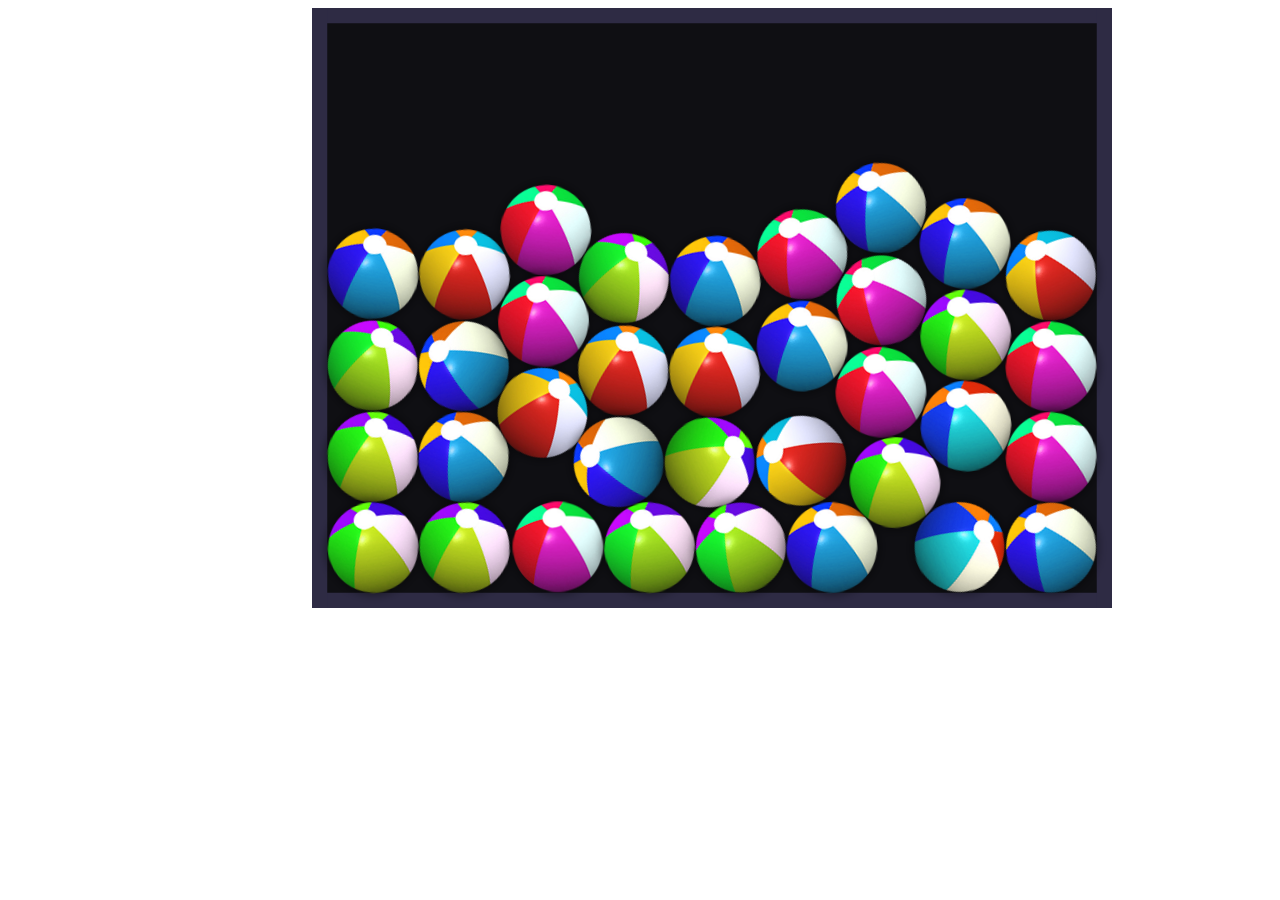
<file: index.html>
<!DOCTYPE html>
<html>
	<head>
		<meta http-equiv="Content-Type" content="text/html; charset=utf-8" />

		<title>豆豆的扭蛋机</title>

		<script src="js/matter.min.js"></script>
	</head>
	<body>
		<div id="msg"></div>
		<canvas id="renderCanvas"></canvas>
		<script>
			var Engine = Matter.Engine,
				Render = Matter.Render,
				Runner = Matter.Runner,
				Composites = Matter.Composites,
				Common = Matter.Common,
				MouseConstraint = Matter.MouseConstraint,
				Mouse = Matter.Mouse,
				World = Matter.World,
				Bodies = Matter.Bodies;

			// create engine
			var engine = Engine.create(),
				world = engine.world;

			// create renderer
			var render = Render.create({
				element: document.body,
				engine: engine,
				options: {
					width: 800,
					height: 600,
					background: '#0f0f13',
					showAngleIndicator: false,
					wireframes: false
				}
			});

			Render.run(render);

			// create runner
			var runner = Runner.create();
			Runner.run(runner, engine);

			// add bodies
			var offset = 10,
				options = {
					isStatic: true
				};

			world.bodies = [];
			//world.gravity.scale = 0.1;

			// these static walls will not be rendered in this sprites example, see options
			World.add(world, [
				Bodies.rectangle(400, -offset, 800.5 + 2 * offset, 50.5, options),
				Bodies.rectangle(400, 600 + offset, 800.5 + 2 * offset, 50.5, options),
				Bodies.rectangle(800 + offset, 300, 50.5, 600.5 + 2 * offset, options),
				Bodies.rectangle(-offset, 300, 50.5, 600.5 + 2 * offset, options)
			]);

			var stack = Composites.stack(20, 20, 10, 4, 0, 0, function(x, y) {
				return Bodies.circle(x, y, 46, {
					// density: 0.0005,
					// frictionAir: 0.06,
					// restitution: 0.3,
					// friction: 0.01,
					density: 0.01,
					frictionAir: 0,
					restitution: 0.3,
					friction: 0.01,
					render: {
						sprite: {
							texture: './img/ball'+ Math.floor(Math.random()*6) +'.png'
						}
					}
				});
			});

			World.add(world, stack);

			// add mouse control
			var mouse = Mouse.create(render.canvas),
				mouseConstraint = MouseConstraint.create(engine, {
					mouse: mouse,
					constraint: {
						stiffness: 0.2,
						render: {
							visible: false
						}
					}
				});

			World.add(world, mouseConstraint);

			// keep the mouse in sync with rendering
			render.mouse = mouse;

			// fit the render viewport to the scene
			Render.lookAt(render, {
				min: {
					x: 0,
					y: 0
				},
				max: {
					x: 800,
					y: 600
				}
			});

			function Orientation(world) {
				this.world = world;
			}

			Orientation.prototype.init = function() {
				window.addEventListener('deviceorientation', this.oriListener, false);
				window.addEventListener('MozOrientation', this.oriListener, false); //为firefox所用
			}

			Orientation.prototype.oriListener = function(e) {
				setTimeout(function() {
					handler(e);
				}, 10);

				function handler(e) {
					// For FF3.6+
					if (!e.gamma && !e.beta) {
						// angle=radian*180.0/PI 在firefox中x和y是弧度值,
						e.gamma = (e.x * (180 / Math.PI)); //转换成角度值,
						e.beta = (e.y * (180 / Math.PI)); //转换成角度值
						e.alpha = (e.z * (180 / Math.PI)); //转换成角度值
					}
					/* beta:  -180..180 (rotation around x axis) */
					/* gamma:  -90..90  (rotation around y axis) */
					/* alpha:    0..360 (rotation around z axis) (-180..180) */

					var gamma = e.gamma
					var beta = e.beta
					var alpha = e.alpha

					if (e.accelerationIncludingGravity) {
						// window.removeEventListener('deviceorientation', this.orientationListener, false);
						gamma = e.accelerationIncludingGravity.x * 300
						beta = -e.accelerationIncludingGravity.y * 300
						alpha = event.accelerationIncludingGravity.z * 300
					}

					if (this._lastGamma != gamma || this._lastBeta != beta) {
						var x = beta < 90 ? beta : 180 - beta;
						x = x > -90 ? x : -180 - x;
						var y = beta <= 90 && beta >= -90 ? gamma : -gamma;
						document.querySelector("#msg").innerHTML = "x: " + x.toFixed(2) + " y: " + y.toFixed(2);

						this.world.gravity.y = x / 90;
						this.world.gravity.x = y / 90;
						this._lastGamma = gamma;
						this._lastBeta = beta;
					}
				}
			};

			// run the engine
			Engine.run(engine);

			// run the renderer
			Render.run(render);


			(new Orientation(world)).init();
		</script>
	</body>
</html>
</file>
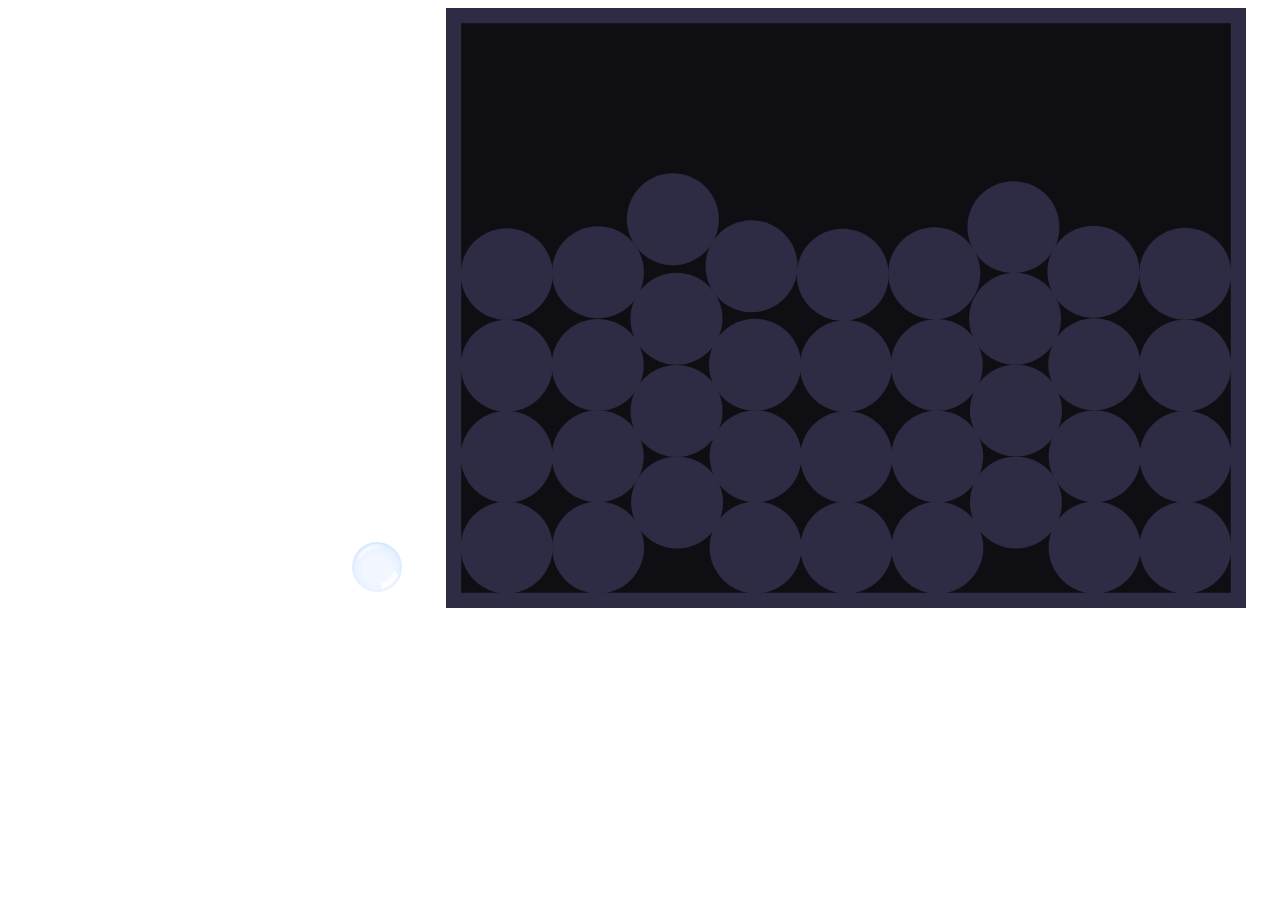
<file: ball.html>
<!DOCTYPE html>
<html>
	<head>
		<meta http-equiv="Content-Type" content="text/html; charset=utf-8" />

		<title>matter</title>

		<script src="js/matter.min.js"></script>
		<link rel="stylesheet" type="text/css" href="img/ball.css" />
	</head>
	<body>
		<div id="msg"></div>
		<canvas id="renderCanvas"></canvas>
		<figure class="ball bubble"></figure>
		
		<script>
			var Engine = Matter.Engine,
				Render = Matter.Render,
				Runner = Matter.Runner,
				Composites = Matter.Composites,
				Common = Matter.Common,
				MouseConstraint = Matter.MouseConstraint,
				Mouse = Matter.Mouse,
				World = Matter.World,
				Bodies = Matter.Bodies;

			// create engine
			var engine = Engine.create(),
				world = engine.world;

			// create renderer
			var render = Render.create({
				element: document.body,
				engine: engine,
				options: {
					width: 800,
					height: 600,
					background: '#0f0f13',
					showAngleIndicator: false,
					wireframes: false
				}
			});

			Render.run(render);

			// create runner
			var runner = Runner.create();
			Runner.run(runner, engine);

			// add bodies
			var offset = 10,
				options = {
					isStatic: true
				};

			world.bodies = [];
			//world.gravity.scale = 0.1;

			// these static walls will not be rendered in this sprites example, see options
			World.add(world, [
				Bodies.rectangle(400, -offset, 800.5 + 2 * offset, 50.5, options),
				Bodies.rectangle(400, 600 + offset, 800.5 + 2 * offset, 50.5, options),
				Bodies.rectangle(800 + offset, 300, 50.5, 600.5 + 2 * offset, options),
				Bodies.rectangle(-offset, 300, 50.5, 600.5 + 2 * offset, options)
			]);

			var stack = Composites.stack(20, 20, 10, 4, 0, 0, function(x, y) {
				return Bodies.circle(x, y, 46, {
					// density: 0.0005,
					// frictionAir: 0.06,
					// restitution: 0.3,
					// friction: 0.01,
					density: 0.01,
					frictionAir: 0,
					restitution: 0.3,
					friction: 0.01,
					render: {
						// sprite: {
						// 	texture: './img/ball'+ Math.floor(Math.random()*6) +'.png'
						// },
						fillStyle : "#ball"
					}
					
				});
			});

			World.add(world, stack);

			// add mouse control
			var mouse = Mouse.create(render.canvas),
				mouseConstraint = MouseConstraint.create(engine, {
					mouse: mouse,
					constraint: {
						stiffness: 0.2,
						render: {
							visible: false
						}
					}
				});

			World.add(world, mouseConstraint);

			// keep the mouse in sync with rendering
			render.mouse = mouse;

			// fit the render viewport to the scene
			Render.lookAt(render, {
				min: {
					x: 0,
					y: 0
				},
				max: {
					x: 800,
					y: 600
				}
			});

			function Orientation(world) {
				this.world = world;
			}

			Orientation.prototype.init = function() {
				window.addEventListener('deviceorientation', this.oriListener, false);
				window.addEventListener('MozOrientation', this.oriListener, false); //为firefox所用
			}

			Orientation.prototype.oriListener = function(e) {
				setTimeout(function() {
					handler(e);
				}, 10);

				function handler(e) {
					// For FF3.6+
					if (!e.gamma && !e.beta) {
						// angle=radian*180.0/PI 在firefox中x和y是弧度值,
						e.gamma = (e.x * (180 / Math.PI)); //转换成角度值,
						e.beta = (e.y * (180 / Math.PI)); //转换成角度值
						e.alpha = (e.z * (180 / Math.PI)); //转换成角度值
					}
					/* beta:  -180..180 (rotation around x axis) */
					/* gamma:  -90..90  (rotation around y axis) */
					/* alpha:    0..360 (rotation around z axis) (-180..180) */

					var gamma = e.gamma
					var beta = e.beta
					var alpha = e.alpha

					if (e.accelerationIncludingGravity) {
						// window.removeEventListener('deviceorientation', this.orientationListener, false);
						gamma = e.accelerationIncludingGravity.x * 300
						beta = -e.accelerationIncludingGravity.y * 300
						alpha = event.accelerationIncludingGravity.z * 300
					}

					if (this._lastGamma != gamma || this._lastBeta != beta) {
						var x = beta < 90 ? beta : 180 - beta;
						x = x > -90 ? x : -180 - x;
						var y = beta <= 90 && beta >= -90 ? gamma : -gamma;
						document.querySelector("#msg").innerHTML = "x: " + x.toFixed(2) + " y: " + y.toFixed(2);

						this.world.gravity.y = x / 90;
						this.world.gravity.x = y / 90;
						this._lastGamma = gamma;
						this._lastBeta = beta;
					}
				}
			};

			// run the engine
			Engine.run(engine);

			// run the renderer
			Render.run(render);


			(new Orientation(world)).init();
		</script>
	</body>
</html>
</file>
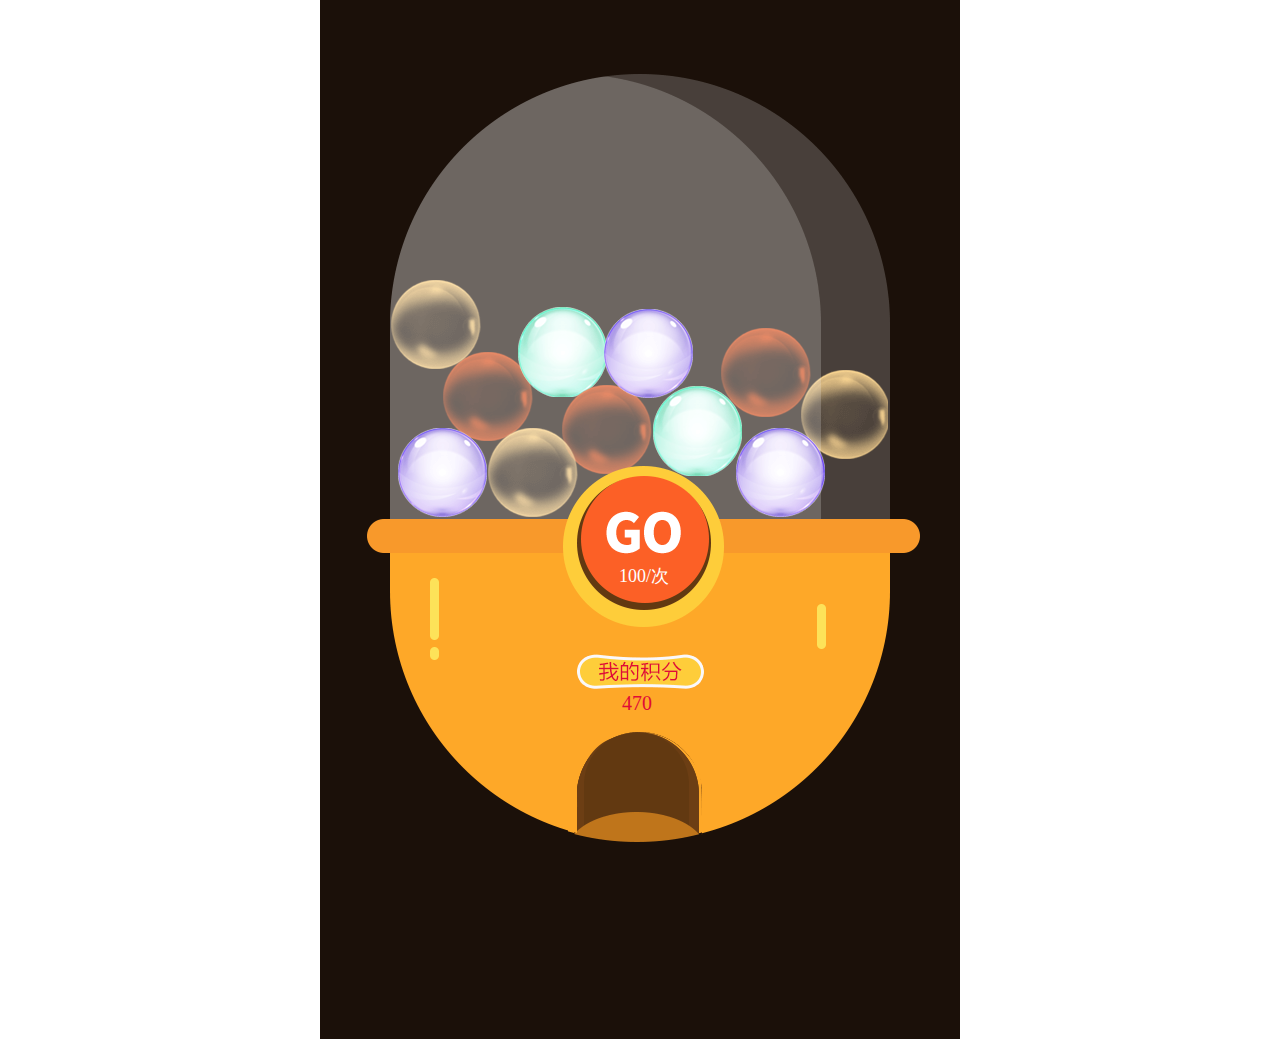
<file: low.html>
<!doctype html>
<html>
<head>
<meta charset="utf-8">
<meta name="apple-touch-fullscreen" content="YES" />
<meta name="format-detection" content="telephone=no" />
<meta name="apple-mobile-web-app-capable" content="yes" />
<meta name="apple-mobile-web-app-status-bar-style" content="black" />
<meta http-equiv="Expires" content="-1" />
<meta http-equiv="pragram" content="no-cache" />

<link href="js/low.css" type="text/css" rel="stylesheet"/>

<title>豆豆的扭蛋机</title>
<!--移动端版本兼容 -->
<script type="text/javascript">
    var phoneWidth =  parseInt(window.screen.width);
    var phoneScale = phoneWidth/640;
    var ua = navigator.userAgent;
    if (/Android (\d+\.\d+)/.test(ua)){
        var version = parseFloat(RegExp.$1);
        // andriod 2.3
        if(version>2.3){
            document.write('<meta name="viewport" content="width=640, minimum-scale = '+phoneScale+', maximum-scale = '+phoneScale+', target-densitydpi=device-dpi">');
        // andriod 2.3以上
        }else{
            document.write('<meta name="viewport" content="width=640, target-densitydpi=device-dpi">');
        }
        // 其他系统
    } else {
        document.write('<meta name="viewport" content="width=640, user-scalable=no, target-densitydpi=device-dpi">');
    }
    //微信去掉下方刷新栏
    if(RegExp("MicroMessenger").test(navigator.userAgent)){
        document.addEventListener('WeixinJSBridgeReady', function onBridgeReady() {
            WeixinJSBridge.call('hideToolbar');
        });
    }
</script>

    <script src="js/jquery1.8.3.min.js"></script>

</head>
<body>

<div class="niu_danji">
	<!--机器-->
	<div class="game_qu">
    	<!--go-->
        <div class="game_go">100/次</div>
         <div class="wdjifen">10000</div>
    </div>
    
    <!--球-->
    <div class="dan_gund">
        <span  class="qiu_1 diaol_1"></span>
        <span  class="qiu_2 diaol_2"> </span>
        <span  class="qiu_3 diaol_3"></span>
        
        <span  class="qiu_4 diaol_4"></span>
        <span  class="qiu_5 diaol_5"></span>
        <span  class="qiu_6 diaol_6"></span>>
        
        <span  class="qiu_7 diaol_7"></span>
        <span  class="qiu_8 diaol_8"></span>
        
        
        <span  class="qiu_9 diaol_9"></span>
        <span  class="qiu_10 diaol_10"></span> 
        <span  class="qiu_11 diaol_11"></span>   
               
    </div>

     <!--中奖掉落-->
   <div class="medon"><img src="img/mendong.png"/></div>
   <div class="zjdl ">
   		<span></span>
   </div>
    
   </div>




<!--中奖 获得一等奖-->
<div class="zonj_zezc none" id="jianpin_one">
	<div class="jpzs aiqiyi tc_anima">
    	<em><img src="img/close.png"/></em>
        <h2>
        	<b>抽到 <br>立刻睡觉觉！</b>
        </h2>
    </div></div>

<!--中奖获得二等奖-->
<div class="zonj_zezc none"  id="jianpin_two">
	<div class="jpzs aiqiyi tc_anima">
    	<em><img src="img/close.png"/></em>
        <h2>
        	<b>抽到 <br>立刻抱一抱！</b>
        </h2>
    </div>
</div>

<!--中奖 获得三等奖-->
<div class="zonj_zezc none"  id="jianpin_three">
	<div class="jpzs aiqiyi tc_anima">
    	<em><img src="img/close.png"/></em>
        <h2>
        	<b>抽到 <br>立刻亲一亲！</b>
        </h2>
    </div>
</div>


<!--没有中奖-->
<div class="zonj_zezc none" id="jianpin_kong">
	<div class="jpzs aiqiyi tc_anima">
    	<em><img src="img/close.png"/></em>
        <h2>
        	<b>抽到 <br>一会陪逛街！</b>
        </h2>
    </div>
</div>


<!--积分不足-->
<div class="zonj_zezc none" id="no_jifeng">
	<div class="jpzs aiqiyi tc_anima">
    	<em><img src="img/close.png"/></em>
        <h2>
        	没有币了！
        </h2>
    </div>
</div>
<script>
	
$(document).ready(function(e) {
	//一等奖 关闭
	$("#jianpin_one em img").click(function(){
		$("#jianpin_one").hide();
		}
	);		
	//二等奖 关闭
	$("#jianpin_two em img").click(function(){
		$("#jianpin_two").hide();
		}
	);		
	//三等奖 关闭
	$("#jianpin_three em img").click(function(){
		$("#jianpin_three").hide();
		}
	);			
	//没有中奖 关闭
	$("#jianpin_kong em img").click(function(){
		$("#jianpin_kong").hide();
		}
	);			
	//积分不足 关闭
	$("#no_jifeng em img").click(function(){
		$("#no_jifeng").hide();
		}
	);		
		
var score=470;
$(".wdjifen").html(score);


$(".game_go").click(function(){
	score-=100;
		if(score<0){
			for(i=1;i<=11;i++){
				$(".qiu_"+i).removeClass("wieyi_"+i);
			}
			$("#no_jifeng").show();
			}else{
				draw()
				}
		});
	
	
function draw(){
	var number =Math.floor(4*Math.random()+1);  

	for(i=1;i<=11;i++){
			$(".qiu_"+i).removeClass("diaol_"+i);
			$(".qiu_"+i).addClass("wieyi_"+i);
		};
			
	setTimeout(function (){
		for(i=1;i<=11;i++){
		$(".qiu_"+i).removeClass("wieyi_"+i);
		}
	},1100);	
	setTimeout(function(){
		switch(number){
			case 1:$(".zjdl").children("span").addClass("diaL_one");break;
			case 2:$(".zjdl").children("span").addClass("diaL_two");break;
			case 3:$(".zjdl").children("span").addClass("diaL_three");break;
			case 4:$(".zjdl").children("span").addClass("diaL_four");break;
		}
		$(".zjdl").removeClass("none").addClass("dila_Y");
				setTimeout(function (){
				switch(number){
					case 1:$("#jianpin_one").show();break;
					case 2:$("#jianpin_two").show();break;
					case 3:$("#jianpin_three").show();break;
					case 4:$("#jianpin_kong").show();break;
				}
			},900);
		},1100)
	
	//取消动画
	setTimeout(function (){
			$(".zjdl").addClass("none").removeClass("dila_Y");
			$(".wdjifen").html(score);
			$(".zjdl").children("span").removeAttr('class');
			
		},2500)
			
}	
});


</script>


</body>
</html>
</file>
<file: img/ball.css>
.ball {
	display: inline-block;
	width: 50px;
	height: 50px;
	border-radius: 100%;
	position: relative;
	/* background: radial-gradient(circle at bottom, #81e8f6, #76deef 10%, #055194 80%, #062745 100%); */
	background: radial-gradient(circle at bottom, #6d3d95, #76deef 10%, #055194 80%, #062745 100%);
}

.ball:before {
	content: "";
	position: absolute;
	top: 1%;
	left: 5%;
	width: 90%;
	height: 90%;
	border-radius: 100%;
	background: radial-gradient(circle at top, white, rgba(255, 255, 255, 0) 58%);
	-webkit-filter: blur(5px);
	filter: blur(5px);
	z-index: 2;
}

.ball:after {
	content: "";
	position: absolute;
	display: none;
	top: 5%;
	left: 10%;
	width: 80%;
	height: 80%;
	border-radius: 100%;
	-webkit-filter: blur(1px);
	filter: blur(1px);
	z-index: 2;
	-webkit-transform: rotateZ(-30deg);
	transform: rotateZ(-30deg);
}

.ball .shadow {
	position: absolute;
	width: 100%;
	height: 100%;
	background: radial-gradient(circle, rgba(0, 0, 0, 0.4), rgba(0, 0, 0, 0.1) 40%, rgba(0, 0, 0, 0) 50%);
	-webkit-transform: rotateX(90deg) translateZ(-160px);
	transform: rotateX(90deg) translateZ(-160px);
	z-index: 1;
}

.ball.plain {
	background: black;
}

.ball.plain:before,
.ball.plain:after {
	display: none;
}

.ball.bubble {
	background: radial-gradient(circle at 50% 55%, rgba(240, 245, 255, 0.9), rgba(240, 245, 255, 0.9) 40%, rgba(225, 238, 255, 0.8) 60%, rgba(43, 130, 255, 0.4));
	-webkit-animation: bubble-anim 2s ease-out infinite;
	animation: bubble-anim 2s ease-out infinite;
}

.ball.bubble:before {
	-webkit-filter: blur(0);
	filter: blur(0);
	height: 80%;
	width: 40%;
	background: radial-gradient(circle at 130% 130%, rgba(255, 255, 255, 0) 0, rgba(255, 255, 255, 0) 46%, rgba(255, 255, 255, 0.8) 50%, rgba(255, 255, 255, 0.8) 58%, rgba(255, 255, 255, 0) 60%, rgba(255, 255, 255, 0) 100%);
	-webkit-transform: translateX(131%) translateY(58%) rotateZ(168deg) rotateX(10deg);
	transform: translateX(131%) translateY(58%) rotateZ(168deg) rotateX(10deg);
}

.ball.bubble:after {
	display: block;
	background: radial-gradient(circle at 50% 80%, rgba(255, 255, 255, 0), rgba(255, 255, 255, 0) 74%, white 80%, white 84%, rgba(255, 255, 255, 0) 100%);
}
</file>
<file: js/low.css>
*{padding:0px;margin:0px;font-size:100%; font-style:normal}
dd,dl,dt,em,i,p,textarea,a,div{padding:0px;margin:0px;}
a{text-decoration:none;}
img{border:0px;}
ul,li{padding:0px;margin:0px;list-style:none;}
.fl{ float:left}
.fr{ float:right}
body{margin:0px; padding:0px; color:#ffc476; background:#fff; color:#000000}
a{
-webkit-tap-highlight-color: rgba(0,0,0,0);
-webkit-tap-highlight-color: transparent;
}
.none{ display:none}


.niu_danji{ width:640px; height:1039px; background:#1b1009; margin:0px auto; overflow:hidden; position:relative}

.niu_danji .game_qu{ background:url(../img/game_ndj.png) no-repeat; width:553px; height:767px;  left:47px; top:74px; position:absolute; z-index:3}
.niu_danji .game_go{ width:134px; height:50px; position:absolute; left:210px; bottom:225px;background:url(../img/an_go.png) no-repeat; font-size:18px; color:#fff; line-height:20px; text-align:center; padding-top:90px; }

.niu_danji .wdjifen{ font-size:20px; color:#e00b37;width:128px; height:35px;  line-height:35px;position:absolute; left:206px;  bottom:120px; text-align:center}


.niu_danji .an_jfgr{ width:100%; text-align:center; padding-top:23px; position:absolute; left:0px; bottom:60px;}
.niu_danji .an_jfgr img{ margin:0px 7px;}



.niu_danji .dan_gund{ width:500px; height:447px; position:absolute; left:68px; top:80px;  z-index:1;
-webkit-border-radius:240px 240px 0px 0px;
    -moz-border-radius:240px 240px 0px 0px;
    border-radius:240px 240px 0px 0px; overflow:hidden}

.niu_danji .dan_gund span{ width:115px; height:115px;}


/*涓*/
.zonj_zezc{ width:640px; min-height:1039px; position:absolute; left:50%; top:0px; z-index:4;background:rgba(0,0,0,0.85); margin-left:-320px;}
.zonj_zezc .jpzs{ width:450px; height:286px;   position:relative锛�-webkit-border-radius:10px;
    -moz-border-radius:10px;
    border-radius:10px; background:#fff; margin:300px auto 0px auto; position:relative}
.zonj_zezc .jpzs em{ height:95px; position:absolute; right:0px; top:-50px;}


.zonj_zezc .jpzs h2{ font-size:36px; color:#ff1a4b; text-align:center; line-height40px; display:flex; justify-content:center; align-items:center; height:286px; }


.qiu_1{ position:absolute; left:55px; top:272px;}
.qiu_1:after{content:""; position:absolute; left:0; top:0; width:115px; height:115px; display:block;background:url(../img/canpin_4.png) no-repeat;animation:zhuan 1s linear forwards;-webkit-animation:zhuan 1s linear forwards ;}
.qiu_2{ position:absolute; left:3px; top:200px}
.qiu_2:after{content:""; position:absolute; left:0; top:0; width:115px; height:115px; display:block;background:url(../img/canpin_3.png) no-repeat;animation:zhuan 1s linear forwards ;-webkit-animation:zhuan 1s linear forwards ;}
.qiu_3{ position:absolute; left:10px; top:348px;}
.qiu_3:after{content:""; position:absolute; left:0; top:0; width:115px; height:115px; display:block;background:url(../img/canpin_1.png) no-repeat;animation:zhuan 1s linear forwards ;-webkit-animation:zhuan 1s linear forwards ;}

.qiu_4{ position:absolute; left:130px; top:227px;}
.qiu_4:after{content:""; position:absolute; left:0; top:0; width:115px; height:115px; display:block;background:url(../img/canpin_2.png) no-repeat;animation:zhuan 1s linear forwards ;-webkit-animation:zhuan 1s linear forwards ;}
.qiu_5{ position:absolute; left:174px; top:305px; }
.qiu_5:after{content:""; position:absolute; left:0; top:0; width:115px; height:115px; display:block;background:url(../img/canpin_4.png) no-repeat;animation:zhuan 1s linear forwards ;-webkit-animation:zhuan 1s linear forwards ;}
.qiu_6{ position:absolute; left:100px; top:348px;}
.qiu_6:after{content:""; position:absolute; left:0; top:0; width:115px; height:115px; display:block;background:url(../img/canpin_3.png) no-repeat;animation:zhuan 1s linear forwards ;-webkit-animation:zhuan 1s linear forwards ;}

.qiu_7{ position:absolute; left:216px; top:229px;}
.qiu_7:after{content:""; position:absolute; left:0; top:0; width:115px; height:115px; display:block;background:url(../img/canpin_1.png) no-repeat;animation:zhuan 1s linear forwards ;-webkit-animation:zhuan 1s linear forwards ;}
.qiu_8{ position:absolute; left:265px; top:306px;}
.qiu_8:after{content:""; position:absolute; left:0; top:0; width:115px; height:115px; display:block;background:url(../img/canpin_2.png) no-repeat;animation:zhuan 1s linear forwards ;-webkit-animation:zhuan 1s linear forwards ;}

.qiu_9{ position:absolute; left:413px; top:290px;}
.qiu_9:after{content:""; position:absolute; left:0; top:0; width:115px; height:115px; display:block;background:url(../img/canpin_3.png) no-repeat;animation:zhuan 1s linear forwards ;-webkit-animation:zhuan 1s linear forwards ;}
.qiu_10{ position:absolute; left:348px; top:348px;}
.qiu_10:after{content:""; position:absolute; left:0; top:0; width:115px; height:115px; display:block;background:url(../img/canpin_1.png) no-repeat;animation:zhuan 1s linear forwards ;-webkit-animation:zhuan 1s linear forwards ;}
.qiu_11{ position:absolute; left:333px; top:248px;}
.qiu_11:after{content:""; position:absolute; left:0; top:0; width:115px; height:115px; display:block;background:url(../img/canpin_4.png) no-repeat;animation:zhuan 1s linear forwards ;-webkit-animation:zhuan 1s linear forwards ;}


.diaol_1{animation:dialuodn 1s linear 0.9s backwards;-webkit-animation:dialuodn 1s linear 0.9s backwards}
.diaol_1:after{animation-delay:0.8s;-webkit-animation-delay:0.8s}
.diaol_2{animation:dialuodn 1s linear 0.6s backwards;-webkit-animation:dialuodn 1s linear 0.6s backwards}
.diaol_2:after{animation-delay:0.5s;-webkit-animation-delay:0.5s}
.diaol_3{animation:dialuodn 1s linear  backwards;-webkit-animation:dialuodn 1s linear  backwards}

.diaol_4{animation:dialuodn 1s linear 1.1s backwards;-webkit-animation:dialuodn 1s linear 1.1s backwards}
.diaol_4:after{animation-delay:1s;-webkit-animation-delay:1s}
.diaol_5{animation:dialuodn 1s linear 0.8s backwards;-webkit-animation:dialuodn 1s linear 0.8s backwards}
.diaol_5:after{animation-delay:0.7s;-webkit-animation-delay:0.7s}
.diaol_6{animation:dialuodn 1s linear 0.4s backwards;-webkit-animation:dialuodn 1s linear 0.4s backwards;}
.diaol_6:after{animation-delay:0.3s;-webkit-animation-delay:0.3s}

.diaol_7{animation:dialuodn 1s linear 0.9s backwards;-webkit-animation:dialuodn 1s linear 0.9s backwards}
.diaol_7:after{animation-delay:0.8s;-webkit-animation-delay:0.8s}
.diaol_8{animation:dialuodn 1s linear 0.6s backwards;-webkit-animation:dialuodn 1s linear 0.6s backwards;}
.diaol_8:after{animation-delay:0.5s;-webkit-animation-delay:0.5s;}

.diaol_9{animation:dialuodn 1s linear 1.1s backwards;-webkit-animation:dialuodn 1s linear 1.1s backwards;}
.diaol_9:after{animation-delay:1s;-webkit-animation-delay:1s;}
.diaol_10{animation:dialuodn 1s linear 0.2s backwards;-webkit-animation:dialuodn 1s linear 0.2s backwards;}

.diaol_11{animation:dialuodn 1s linear 1.4s backwards;-webkit-animation:dialuodn 1s linear 1.4s backwards;}
.diaol_11:after{animation-delay:1.3s;-webkit-animation-delay:1.3s;}


.niu_danji .zjdl{ width:110px; height:90px; padding:32px 0px 0px 20px; position:absolute; left:253px;top:715px; z-index:2;}
.niu_danji .medon{ width:136px; height:138px; position:absolute; left:248px;top:721px; z-index:1; }


.niu_danji .dila_Y{width:110px; height:90px; animation:cujpin 0.7s ease-out  forwards;-webkit-animation:cujpin 0.7s ease-out  forwards; }
.niu_danji .diaL_one{width:85px; height:85px; position:relative; }
.niu_danji .diaL_one:after{content:""; position:absolute; left:0; top:0; width:85px; height:85px; display:block;background:url(../img/zj_1.png) no-repeat;animation:fanda 0.7s ease-out  forwards;-webkit-animation:fanda 0.7s ease-out  forwards;}

.niu_danji .diaL_two{width:85px; height:85px; position:relative; }
.niu_danji .diaL_two:after{content:""; position:absolute; left:0; top:0; width:85px; height:85px; display:block;background:url(../img/zj_2.png) no-repeat;animation:fanda 0.7s ease-out  forwards;-webkit-animation:fanda 0.7s ease-out  forwards;}

.niu_danji .diaL_three{width:85px; height:85px; position:relative; }
.niu_danji .diaL_three:after{content:""; position:absolute; left:0; top:0; width:85px; height:85px; display:block;background:url(../img/zj_3.png) no-repeat;animation:fanda 0.7s ease-out  forwards;-webkit-animation:fanda 0.7s ease-out  forwards;}

.niu_danji .diaL_four{width:85px; height:85px; position:relative; }
.niu_danji .diaL_four:after{content:""; position:absolute; left:0; top:0; width:85px; height:85px; display:block;background:url(../img/zj_4.png) no-repeat;animation:fanda 0.7s ease-out  forwards;-webkit-animation:fanda 0.7s ease-out  forwards;}




@-webkit-keyframes cujpin{
0%{ -webkit-transform:translateY(-100px);}
100% {  
-webkit-transform:translateY(0); 
}
}
@keyframes cujpin{
0%{ transform:translateY(-100px);}
100% {  
transform:translateY(0); 
}
}

@keyframes fanda{
0%{ transform:scale(0.7);}
100% {  
transform:scale(1);
}
}
@-webkit-keyframes fanda{
0%{ -webkit-transform:scale(0.7);}
100% {  
-webkit-transform:scale(1);
}
}
.tc_anima{ animation:title1 0.3s linear; -webkit-animation:title1 0.3s linear;}
@keyframes title1{
	from{ opacity:0; transform:scale(0,0);}
	to{ opacity:1; transform:scale(1,1);}	
}
@-webkit-keyframes title1{
 from{ opacity:0; -webkit-transform:scale(0,0)}
 to{opacity:1; -webkit-transform:scale(1,1)}
}





.wieyi_1{animation:around1 1.5s linear  infinite;-webkit-animation:around1 1.5s linear  infinite}

.wieyi_2{animation:around2 1.5s linear  infinite;-webkit-animation:around2 1.5s linear  infinite;}


.wieyi_3{animation:around3 1.5s linear  infinite;-webkit-animation:around3 1.5s linear  infinite;}

.wieyi_4{animation:around4 1.5s linear  infinite;-webkit-animation:around4 1.5s linear  infinite;}
.wieyi_5{animation:around5 1.5s linear  infinite;-webkit-animation:around5 1.5s linear  infinite;}

.wieyi_6{animation:around6 1.5s linear infinite;-webkit-animation:around6 1.5s linear infinite;}

.wieyi_7{animation:around7 1.5s linear  infinite;-webkit-animation:around7 1.5s linear  infinite;}
.wieyi_8{animation:around8 1.5s linear  infinite;-webkit-animation:around8 1.5s linear  infinite;}

.wieyi_9{animation:around9 1.5s linear infinite;-webkit-animation:around9 1.5s linear infinite;}
.wieyi_10{animation:around10 1.5s linear  infinite;-webkit-animation:around10 1.5s linear  infinite;}
.wieyi_11{animation:around11 1.5s linear  infinite;-webkit-animation:around11 1.5s linear  infinite;}



.zuadon_dh{animation:around 2s linear backwards ;-webkit-animation:around 2s linear backwards ;}



@keyframes dialuodn {  
0% {          
 transform:translateY(-200%); opacity:0       
}
 5% {       
transform:translateY(-200%);     
}
15% {  
 transform:translateY(0);  
}  
30% {  
transform:translateY(-100%);  
}  
40% {      

transform:translateY(0%);    
}
50% {  
transform:translateY(-60%);  
}  
70% {  
transform:translateY(0%);  
}  
80% {  
transform:translateY(-30%);  
}  
90% {  
transform:translateY(0%);  
}  
95% {  
transform:translateY(-14%);  
}  
97% {  
transform:translateY(0%);  
}  
99% {  
transform:translateY(-6%);  
}  
100% {  
transform:translateY(0);  
opacity: 1;  
}  

} 


@-webkit-keyframes dialuodn {  
0% {          
 -webkit-transform:translateY(-200%); opacity:0       
}
 5% {       
-webkit-transform:translateY(-200%);     
}
15% {  
 -webkit-transform:translateY(0);  
}  
30% {  
-webkit-transform:translateY(-100%);  
}  
40% {      

-webkit-transform:translateY(0%);    
}
50% {  
-webkit-transform:translateY(-60%);  
}  
70% {  
-webkit-transform:translateY(0%);  
}  
80% {  
-webkit-transform:translateY(-30%);  
}  
90% {  
-webkit-transform:translateY(0%);  
}  
95% {  
-webkit-transform:translateY(-14%);  
}  
97% {  
-webkit-transform:translateY(0%);  
}  
99% {  
-webkit-transform:translateY(-6%);  
}  
100% {  
-webkit-transform:translateY(0);  
opacity: 1;  
}  

} 


@-webkit-keyframes zhuan{
	0%{ -webkit-transform: rotate(0) }
	100%{-webkit-transform: rotate(360deg) }
}

@keyframes zhuan{
	0%{ transform: rotate(0) }
	100%{transform: rotate(360deg) }
}





@-webkit-keyframes around1 {  
0%{ -webkit-transform:translate(0px,0px)  }
20%{-webkit-transform:translate(300px,230px) }
40%{-webkit-transform:translate(200px,-100px) }
60%{-webkit-transform:translate(50px,230px) }
80%{-webkit-transform:translate(300px,-50px) }
100%{-webkit-transform:translate(200px,240px) }
}
@keyframes around1 {  
0%{ transform:translate(0px,0px)  }
20%{transform:translate(300px,230px) }
40%{transform:translate(200px,-100px) }
60%{transform:translate(50px,230px) }
80%{transform:translate(300px,-50px) }
100%{transform:translate(200px,240px) }
}

@-webkit-keyframes around2 {  
0%{ -webkit-transform:translate(0px,0px)  }
10%{-webkit-transform:translate(300px,-120px) }
30%{-webkit-transform:translate(250px,130px) }
50%{-webkit-transform:translate(-50px,-120px) }
80%{-webkit-transform:translate(0px,140px) }
100%{-webkit-transform:translate(300px,-180px) }
}
@keyframes around2 {  
0%{ transform:translate(0px,0px)  }
10%{transform:translate(300px,-120px) }
30%{transform:translate(250px,130px) }
50%{transform:translate(-50px,-120px) }
80%{transform:translate(0px,140px) }
100%{transform:translate(300px,-180px) }
}


@-webkit-keyframes around3 {  
0%{ -webkit-transform:translate(0px,0px)  }
25%{-webkit-transform:translate(70px,-290px) }
50%{-webkit-transform:translate(320px,0px) }
80%{-webkit-transform:translate(-20px,-290px) }
100%{-webkit-transform:translate(290px,0px) }
}

@keyframes around3 {  
0%{ transform:translate(0px,0px)  }
25%{transform:translate(70px,-290px) }
50%{transform:translate(320px,0px) }
80%{transform:translate(-20px,-290px) }
100%{transform:translate(290px,0px) }

}

@-webkit-keyframes around4 {  
0%{ -webkit-transform:translate(0px,0px)  }
12%{-webkit-transform:translate(50px,250px) }
30%{-webkit-transform:translate(-150px,-30px) }
60%{-webkit-transform:translate(-140px,260px) }
80%{-webkit-transform:translate(-10px,-30px) }
100%{-webkit-transform:translate(-20px,260px) }

}
@keyframes around4 {  
0%{ transform:translate(0px,0px)  }
12%{transform:translate(50px,250px) }
30%{transform:translate(-150px,-30px) }
60%{transform:translate(-140px,260px) }
80%{transform:translate(-10px,-30px) }
100%{transform:translate(-20px,260px) }

}


@-webkit-keyframes around5 {  
0%{ -webkit-transform:translate(0px,0px)  }
22%{-webkit-transform:translate(-50px,-170px) }
46%{-webkit-transform:translate(150px,145px) }
80%{-webkit-transform:translate(200px,-115px) }
100%{-webkit-transform:translate(-100px,145px) }
}

@keyframes around5 {  
0%{ transform:translate(0px,0px)  }
22%{transform:translate(-50px,-170px) }
46%{transform:translate(150px,145px) }
80%{transform:translate(200px,-115px) }
100%{transform:translate(-100px,145px) }
}





@-webkit-keyframes around6 {  
0%{ -webkit-transform:translate(0px,0px)  }
15%{ -webkit-transform:translate(260px,40px)  }
30%{ -webkit-transform:translate(-80px,-260px)  }
45%{ -webkit-transform:translate(-40px,40px)  }
60%{ -webkit-transform:translate(100px,-290px)  }
75%{ -webkit-transform:translate(-80px,-280px)  }
100%{ -webkit-transform:translate(10px,40px)  }
}

@keyframes around6 {  
0%{ transform:translate(0px,0px)  }
15%{ transform:translate(260px,40px)  }
30%{ transform:translate(-80px,-260px)  }
45%{ transform:translate(-40px,40px)  }
60%{ transform:translate(100px,-290px)  }
75%{ transform:translate(-80px,-280px)  }
100%{ transform:translate(10px,40px)  }

}

@-webkit-keyframes around7 {  
0%{ -webkit-transform:translate(0px,0px)  }
20%{ -webkit-transform:translate(-60px,-170px)  }
40%{ -webkit-transform:translate(90px,160px)  }
60%{ -webkit-transform:translate(-220px,-140px)  }
80%{ -webkit-transform:translate(160px,-60px)  }
100%{ -webkit-transform:translate(-100px,-100px)  }

}

@keyframes around7 {  
0%{ transform:translate(0px,0px)  }
20%{ transform:translate(-60px,-170px)  }
40%{ transform:translate(90px,160px)  }
60%{ transform:translate(-220px,-140px)  }
80%{ transform:translate(160px,-60px)  }
100%{ transform:translate(-100px,-100px)  }

}

@-webkit-keyframes around8 {  
0%{ -webkit-transform:translate(0px,0px)  }
20%{ -webkit-transform:translate(140px,-120px)  }
40%{ -webkit-transform:translate(-140px,40px)  }
60%{ -webkit-transform:translate(-180px,-240px)  }
80%{ -webkit-transform:translate(100px,50px)  }
100%{ -webkit-transform:translate(-180px,-220px)  }
}
@keyframes around8 {  
0%{ transform:translate(0px,0px)  }
20%{ transform:translate(140px,-120px)  }
40%{ transform:translate(-140px,40px)  }
60%{ transform:translate(-180px,-240px)  }
80%{ transform:translate(100px,50px)  }
100%{ transform:translate(-180px,-220px)  }
}

@-webkit-keyframes around9 {  
0%{ -webkit-transform:translate(0px,0px)  }
30%{ -webkit-transform:translate(-300px,-180px)  }
60%{ -webkit-transform:translate(-350px,120px)  }
80%{ -webkit-transform:translate(-100px,-200px)  }
100%{ -webkit-transform:translate(-200px,100px)  }
}

@keyframes around9 {  
0%{ transform:translate(0px,0px)  }
30%{ transform:translate(-300px,-180px)  }
60%{ transform:translate(-350px,120px)  }
80%{ transform:translate(-100px,-200px)  }
100%{ transform:translate(-200px,100px)  }
}

@-webkit-keyframes around10 {  
0%{ -webkit-transform:translate(0px,0px)  }
15%{ -webkit-transform:translate(-300px,-270px)  }
30%{ -webkit-transform:translate(20px,-220px)  }
50%{ -webkit-transform:translate(-350px,10px)  }
75%{ -webkit-transform:translate(0px,-150px)  }
100%{ -webkit-transform:translate(-300px,-300px)  }
}

@keyframes around10 {  
0%{ transform:translate(0px,0px)  }
15%{ transform:translate(-300px,-270px)  }
30%{ transform:translate(20px,-220px)  }
50%{ transform:translate(-350px,10px)  }
75%{ transform:translate(0px,-150px)  }
100%{ transform:translate(-300px,-300px)  }
}


@-webkit-keyframes around11 {  
0%{ -webkit-transform:translate(0px,0px)  }
32%{ -webkit-transform:translate(-270px,-70px)  }
60%{ -webkit-transform:translate(-320px,220px)  }
80%{ -webkit-transform:translate(10px,-10px)  }
100%{ -webkit-transform:translate(-260px,220px)  }

}

@keyframes around11 {  
0%{ transform:translate(0px,0px)  }
32%{ transform:translate(-270px,-70px)  }
60%{ transform:translate(-320px,220px)  }
80%{ transform:translate(10px,-10px)  }
100%{ transform:translate(-260px,220px)  }

}
</file>
